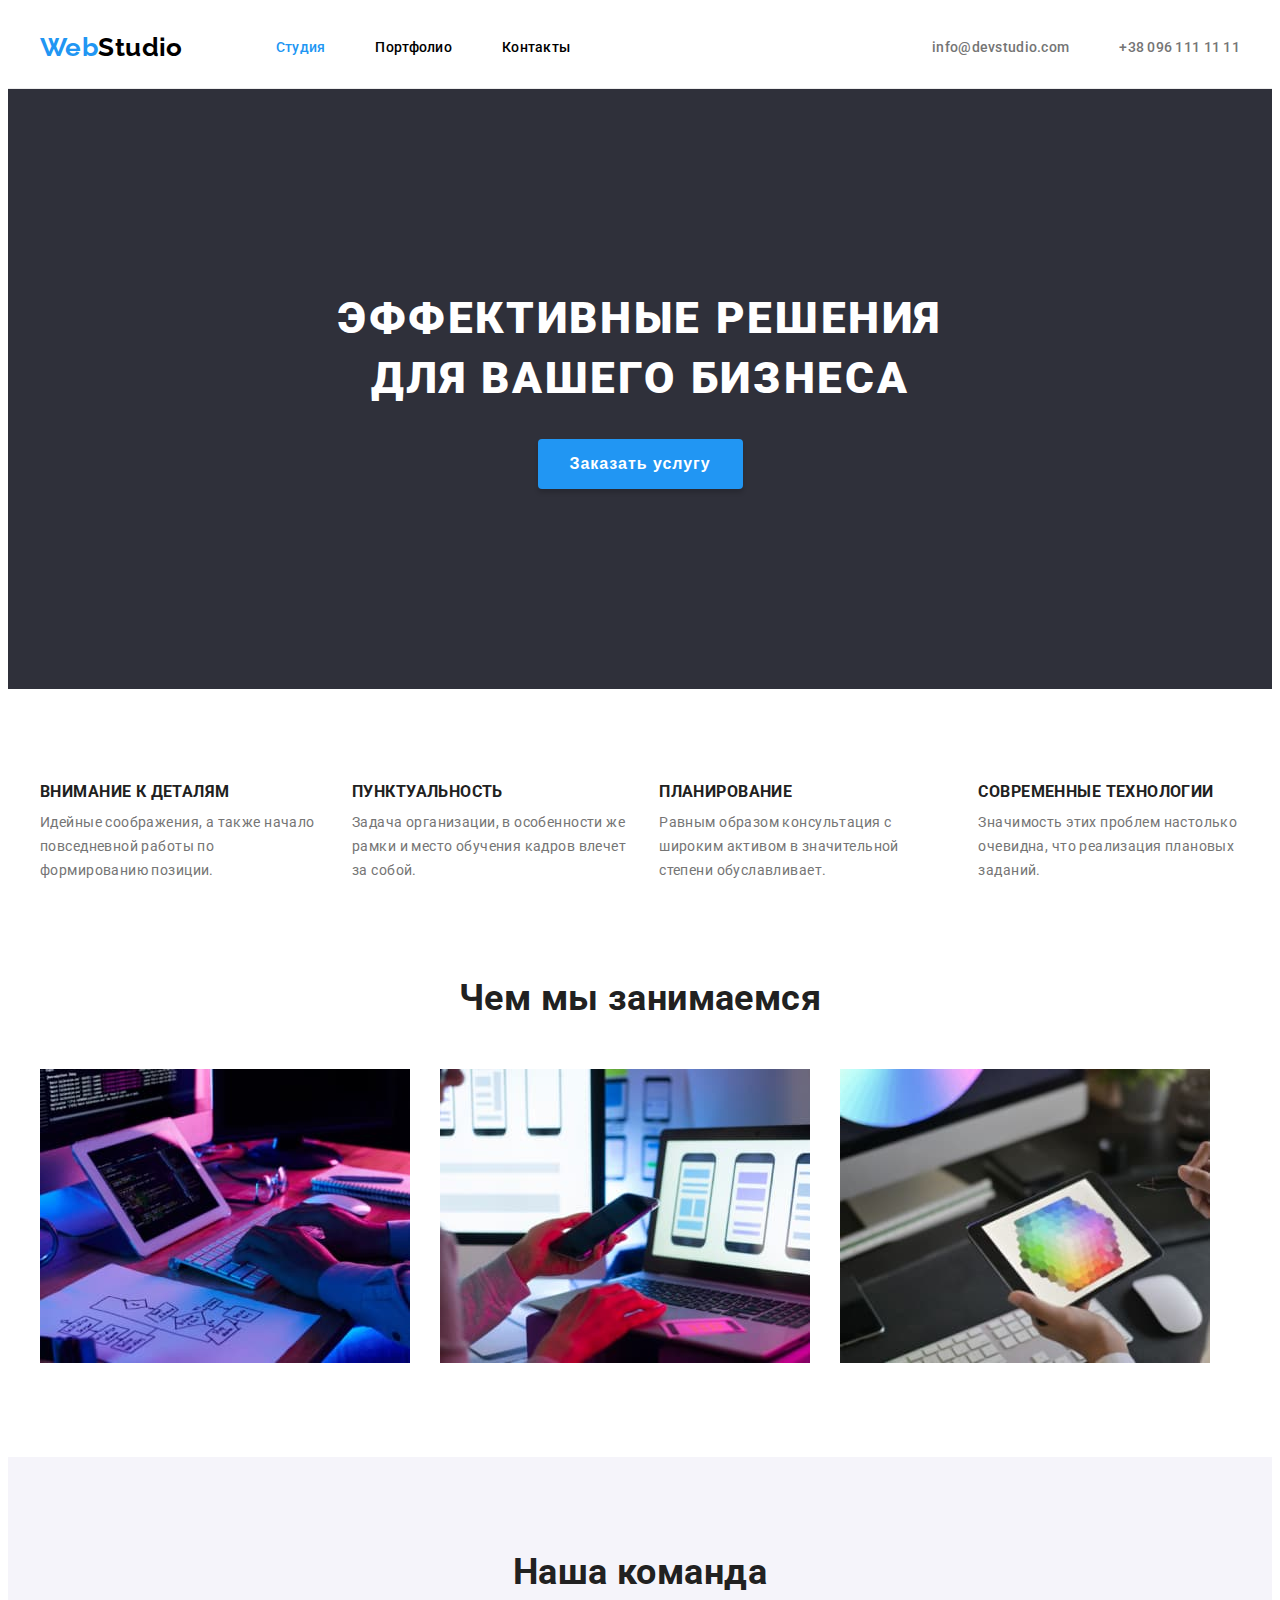
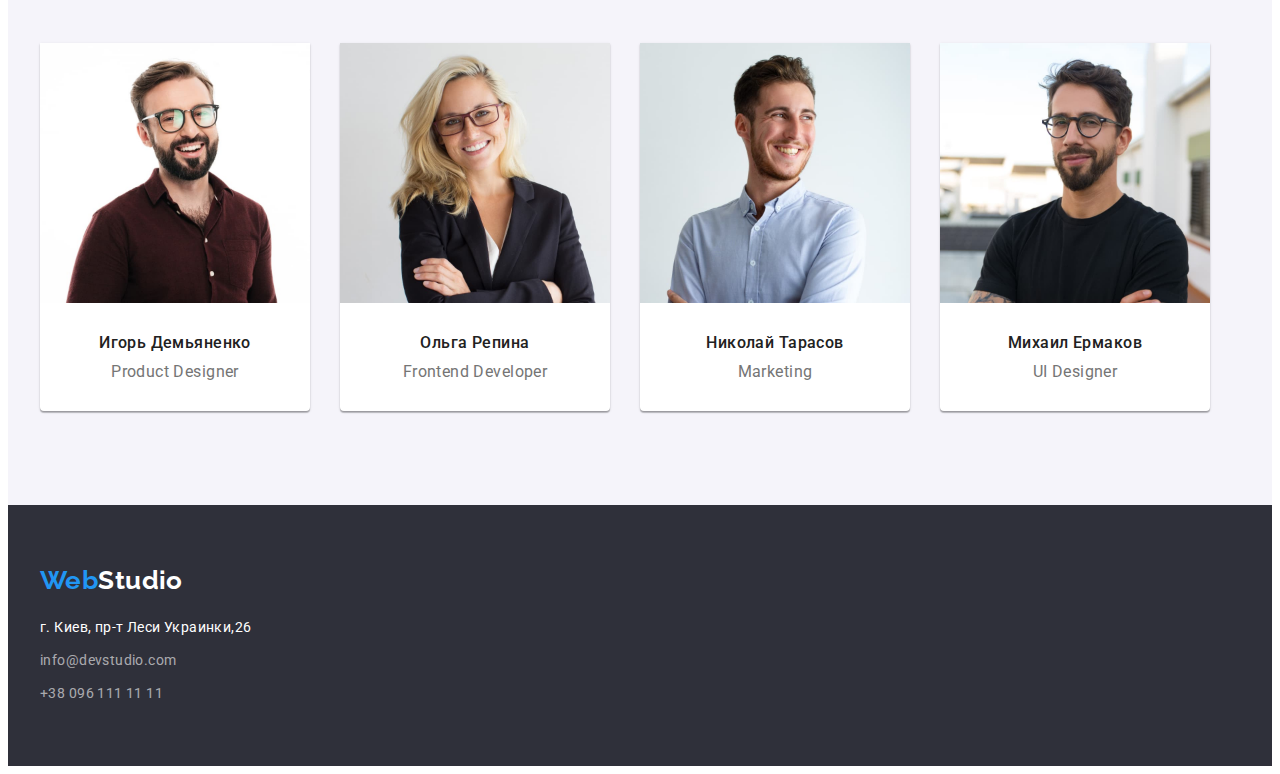
<file: index.html>
<!DOCTYPE html>
<html lang="ru">
  <head>
    <meta charset="UTF-8" />
    <meta http-equiv="X-UA-Compatible" content="IE=edge" />
    <meta name="viewport" content="width=device-width, initial-scale=1.0" />
    <title>WebStudio</title>
    <link rel="preconnect" href="https://fonts.googleapis.com" />
    <link rel="preconnect" href="https://fonts.gstatic.com" crossorigin />
    <link
      href="https://fonts.googleapis.com/css2?family=Raleway:wght@700&family=Roboto:wght@400;500;700;900&display=swap"
      rel="stylesheet"
    />
    <link
      rel="stylesheet"
      href="https://cdnjs.cloudflare.com/ajax/libs/modern-normalize/1.1.0/modern-normalize.min.css"
      integrity="sha512-wpPYUAdjBVSE4KJnH1VR1HeZfpl1ub8YT/NKx4PuQ5NmX2tKuGu6U/JRp5y+Y8XG2tV+wKQpNHVUX03MfMFn9Q=="
      crossorigin="anonymous"
      referrerpolicy="no-referrer"
    />
    <link rel="stylesheet" href="./css/styles.css" />
  </head>

  <body>
    <!-- Шапка сайта-->
    <header class="header">
      <div class="header-main-nav container">
        <!-- Навигация -->
        <nav class="header-nav">
          <a class="logo link" href="./index.html" lang="en"
            ><span class="logo-accent">Web</span>Studio</a
          >

          <ul class="header-list list">
            <li class="header-item">
              <a class="header-link link current" href="./index.html">Студия</a>
            </li>
            <li class="header-item">
              <a class="header-link link" href="./portfolio.html">Портфолио</a>
            </li>
            <li class="header-item">
              <a class="header-link link" href="">Контакты</a>
            </li>
          </ul>
        </nav>

        <!-- Контакты -->
        <ul class="header-contacts list">
          <li class="header-contacts-item">
            <a
              class="header-contacts-link link"
              href="mailto:info@devstudio.com"
              >info@devstudio.com</a
            >
          </li>
          <li class="header-contacts-item">
            <a class="header-contacts-link link" href="tel:+380961111111"
              >+38 096 111 11 11</a
            >
          </li>
        </ul>
      </div>
    </header>

    <main>
      <!-- Герой -->
      <section class="hero">
        <h1 class="hero-title">Эффективные решения <br />для вашего бизнеса</h1>
        <button class="hero-button main" type="button">Заказать услугу</button>
      </section>

      <!-- Преимущества -->
      <section class="section">
        <div class="container">
          <h2 class="section-title visually-hidden">Особенности</h2>

          <ul class="section-list list">
            <li class="section-item">
              <h3 class="section-item-title">Внимание к деталям</h3>
              <p class="section-item-text">
                Идейные соображения, а также начало повседневной работы по
                формированию позиции.
              </p>
            </li>
            <li class="section-item">
              <h3 class="section-item-title">Пунктуальность</h3>
              <p class="section-item-text">
                Задача организации, в особенности же рамки и место обучения
                кадров влечет за собой.
              </p>
            </li>
            <li class="section-item">
              <h3 class="section-item-title">Планирование</h3>
              <p class="section-item-text">
                Равным образом консультация с широким активом в значительной
                степени обуславливает.
              </p>
            </li>
            <li class="section-item">
              <h3 class="section-item-title">Современные технологии</h3>
              <p class="section-item-text">
                Значимость этих проблем настолько очевидна, что реализация
                плановых заданий.
              </p>
            </li>
          </ul>
        </div>
      </section>

      <!-- Портфолио -->
      <section class="section no-top-padding">
        <div class="container">
          <h2 class="section-title">Чем мы занимаемся</h2>

          <ul class="section-list list">
            <li class="section-item">
              <img
                src="./images/portfolio-1-web-site.jpg"
                alt="Программист работает над написанием кода"
                width="370"
                height="294"
              />
            </li>
            <li class="section-item">
              <img
                src="./images/portfolio-2-mobile-app.jpg"
                alt="Разработка мобильного приложения на ноутбуке"
                width="370"
                height="294"
              />
            </li>
            <li class="section-item">
              <img
                src="./images/portfolio-3-design.jpg"
                alt="Дизайнер, использующий планшет для работы с цветовой палитрой"
                width="370"
                height="294"
              />
            </li>
          </ul>
        </div>
      </section>

      <!-- Участники команды -->
      <section class="team section">
        <div class="container">
          <h2 class="team-title section-title">Наша команда</h2>

          <ul class="team-list list">
            <li class="team-item">
              <img
                src="./images/team-1-product-designer.jpg"
                alt="Игорь Демьяненко, продакт-дизайнер"
                width="270"
                height="260"
              />
              <div class="team-thumb">
                <h3 class="team-item-title">Игорь Демьяненко</h3>
                <p class="team-item-text" lang="en">Product Designer</p>
              </div>
            </li>
            <li class="team-item">
              <img
                src="./images/team-2-frontend-developer.jpg"
                alt="Ольга Репина, фронтенд разработчик"
                width="270"
                height="260"
              />
              <div class="team-thumb">
                <h3 class="team-item-title">Ольга Репина</h3>
                <p class="team-item-text" lang="en">Frontend Developer</p>
              </div>
            </li>
            <li class="team-item">
              <img
                src="./images/team-3-marketing.jpg"
                alt="Николай Тарасов, маркетолог"
                width="270"
                height="260"
              />
              <div class="team-thumb">
                <h3 class="team-item-title">Николай Тарасов</h3>
                <p class="team-item-text" lang="en">Marketing</p>
              </div>
            </li>
            <li class="team-item">
              <img
                src="./images/team-4-ui-designer.jpg"
                alt="Михаил Ермаков, дизайнер интерфейса"
                width="270"
                height="260"
              />
              <div class="team-thumb">
                <h3 class="team-item-title">Михаил Ермаков</h3>
                <p class="team-item-text" lang="en">UI Designer</p>
              </div>
            </li>
          </ul>
        </div>
      </section>
    </main>

    <footer class="footer">
      <div class="container">
        <a class="footer-logo logo link" href="./index.html" lang="en">
          <span class="logo-accent">Web</span>Studio
        </a>
        <address class="footer-contacts">
          <ul class="footer-list list">
            <li class="footer-item">
              <a
                class="footer-link link"
                href="https://goo.gl/maps/6j3VHneAAfYVpwDq5"
                target="_blank"
                rel="noopener noreferrer nofollow"
              >
                г. Киев, пр-т Леси Украинки,26
              </a>
            </li>
            <li class="footer-item">
              <a
                class="footer-link link transparent"
                href="mailto:info@devstudio.com"
                >info@devstudio.com
              </a>
            </li>
            <li class="footer-item">
              <a class="footer-link link transparent" href="tel:+380961111111"
                >+38 096 111 11 11</a
              >
            </li>
          </ul>
        </address>
      </div>
    </footer>
  </body>
</html>
</file>
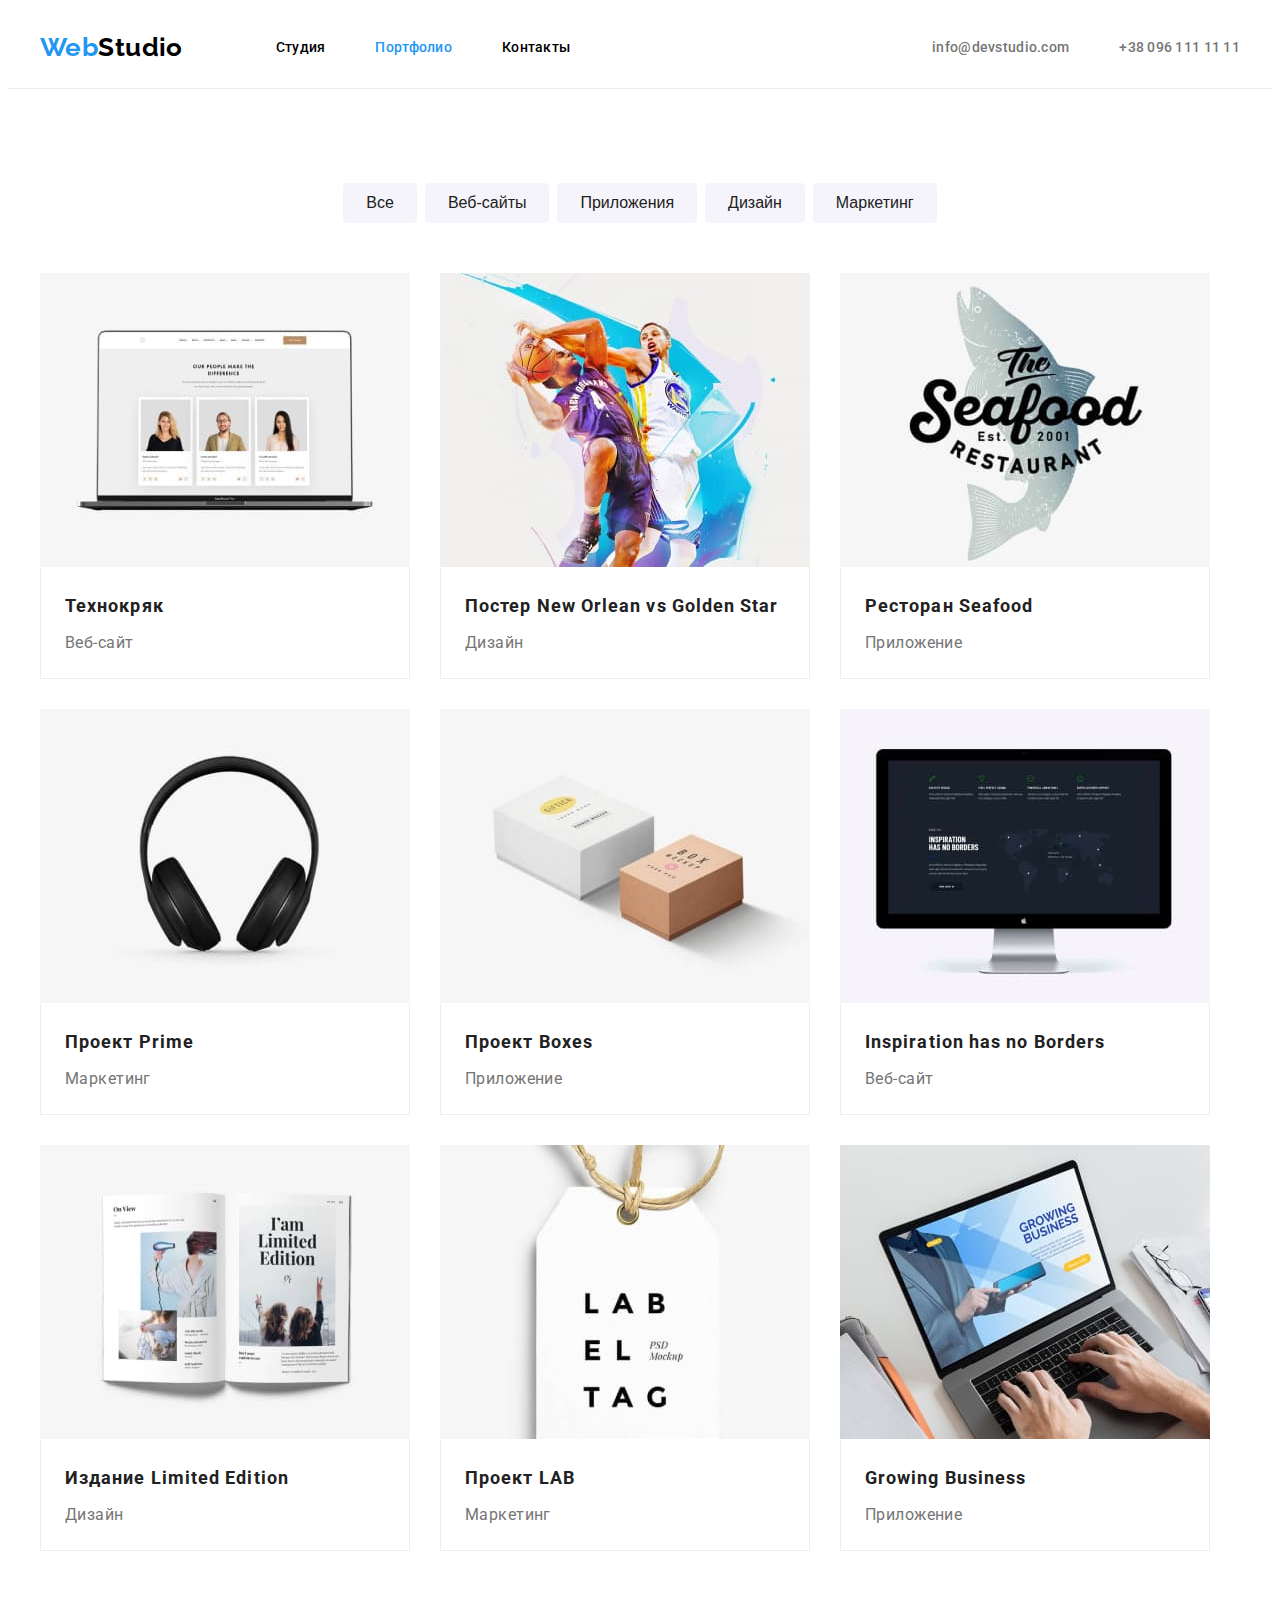
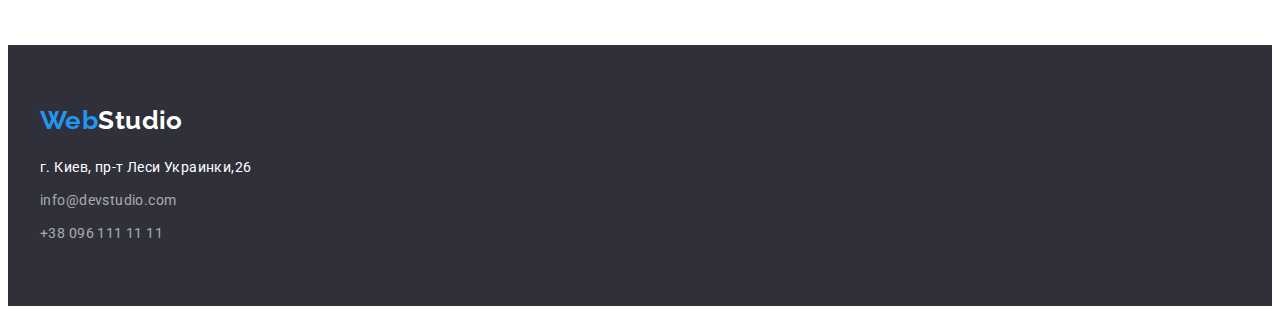
<file: portfolio.html>
<!DOCTYPE html>
<html lang="ru">
  <head>
    <meta charset="UTF-8" />
    <meta http-equiv="X-UA-Compatible" content="IE=edge" />
    <meta name="viewport" content="width=device-width, initial-scale=1.0" />
    <title>Portfolio</title>
    <link rel="preconnect" href="https://fonts.googleapis.com" />
    <link rel="preconnect" href="https://fonts.gstatic.com" crossorigin />
    <link
      href="https://fonts.googleapis.com/css2?family=Raleway:wght@700&family=Roboto:wght@400;500;700;900&display=swap"
      rel="stylesheet"
    />
    <link
      rel="stylesheet"
      href="https://cdnjs.cloudflare.com/ajax/libs/modern-normalize/1.1.0/modern-normalize.min.css"
      integrity="sha512-wpPYUAdjBVSE4KJnH1VR1HeZfpl1ub8YT/NKx4PuQ5NmX2tKuGu6U/JRp5y+Y8XG2tV+wKQpNHVUX03MfMFn9Q=="
      crossorigin="anonymous"
      referrerpolicy="no-referrer"
    />
    <link rel="stylesheet" href="./css/styles.css" />
  </head>

  <body>
    <!-- Шапка сайта-->
    <header class="header">
      <div class="header-main-nav container">
        <!-- Навигация -->
        <nav class="header-nav">
          <a class="logo link" href="./index.html" lang="en"
            ><span class="logo-accent">Web</span>Studio</a
          >

          <ul class="header-list list">
            <li class="header-item">
              <a class="header-link link" href="./index.html">Студия</a>
            </li>
            <li class="header-item">
              <a class="header-link link current" href="./portfolio.html"
                >Портфолио</a
              >
            </li>
            <li class="header-item">
              <a class="header-link link" href="">Контакты</a>
            </li>
          </ul>
        </nav>

        <!-- Контакты -->
        <ul class="header-contacts list">
          <li class="header-contacts-item">
            <a
              class="header-contacts-link link"
              href="mailto:info@devstudio.com"
              >info@devstudio.com</a
            >
          </li>
          <li class="header-contacts-item">
            <a class="header-contacts-link link" href="tel:+380961111111"
              >+38 096 111 11 11</a
            >
          </li>
        </ul>
      </div>
    </header>

    <main>
      <section class="section">
        <div class="container">
          <h1 class="section-title visually-hidden">Наши роботы</h1>
          <ul class="filter-list list">
            <li class="filter-item">
              <button class="filter-button" type="button">Все</button>
            </li>
            <li class="filter-item">
              <button class="filter-button" type="button">Веб-сайты</button>
            </li>
            <li class="filter-item">
              <button class="filter-button" type="button">Приложения</button>
            </li>
            <li class="filter-item">
              <button class="filter-button" type="button">Дизайн</button>
            </li>
            <li class="filter-item">
              <button class="filter-button" type="button">Маркетинг</button>
            </li>
          </ul>

          <ul class="project-list list">
            <li class="project-item">
              <a class="project-link link" href="">
                <img
                  src="./images/project-1-technokriak-website.jpg"
                  alt="Страница веб-сайта с изображением команды компании"
                  width="370"
                  height="294"
                />
                <div class="project-border">
                  <h2 class="project-title">Технокряк</h2>
                  <p class="project-text">Веб-сайт</p>
                </div>
              </a>
            </li>
            <li class="project-item">
              <a class="project-link link" href="">
                <img
                  src="./images/project-2-poster-design.jpg"
                  alt="Один баскетболист блокирует бросок другого"
                  width="370"
                  height="294"
                />
                <div class="project-border">
                  <h2 class="project-title">
                    Постер <span lang="en">New Orlean vs Golden Star</span>
                  </h2>
                  <p class="project-text">Дизайн</p>
                </div>
              </a>
            </li>
            <li class="project-item">
              <a class="project-link link" href="">
                <img
                  src="./images/project-3-seafood-restaurant-app.jpg"
                  alt="Название ресторана и рыба на заднем фоне"
                  width="370"
                  height="294"
                />
                <div class="project-border">
                  <h2 class="project-title">
                    Ресторан <span lang="en">Seafood</span>
                  </h2>
                  <p class="project-text">Приложение</p>
                </div>
              </a>
            </li>
            <li class="project-item">
              <a class="project-link link" href="">
                <img
                  src="./images/project-4-prime-project.jpg"
                  alt="Черные наушники"
                  width="370"
                  height="294"
                />
                <div class="project-border">
                  <h2 class="project-title">
                    Проект <span lang="en">Prime</span>
                  </h2>
                  <p class="project-text">Маркетинг</p>
                </div>
              </a>
            </li>
            <li class="project-item">
              <a class="project-link link" href="">
                <img
                  src="./images/project-5-boxes-project.jpg"
                  alt="Две коробки с надписями"
                  width="370"
                  height="294"
                />
                <div class="project-border">
                  <h2 class="project-title">
                    Проект <span lang="en">Boxes</span>
                  </h2>
                  <p class="project-text">Приложение</p>
                </div>
              </a>
            </li>
            <li class="project-item">
              <a class="project-link link" href="">
                <img
                  src="./images/project-6-inspiration-website.jpg"
                  alt="Веб-сайт с изображением карты мира"
                  width="370"
                  height="294"
                />
                <div class="project-border">
                  <h2 class="project-title" lang="en">
                    Inspiration has no Borders
                  </h2>
                  <p class="project-text">Веб-сайт</p>
                </div>
              </a>
            </li>
            <li class="project-item">
              <a class="project-link link" href="">
                <img
                  src="./images/project-7-edition-design.jpg"
                  alt="Разворот женского журнала"
                  width="370"
                  height="294"
                />
                <div class="project-border">
                  <h2 class="project-title">
                    Издание <span lang="en">Limited Edition</span>
                  </h2>
                  <p class="project-text">Дизайн</p>
                </div>
              </a>
            </li>
            <li class="project-item">
              <a class="project-link link" href="">
                <img
                  src="./images/project-8-lab-project.jpg"
                  alt="=Ярлык с надписью Label tag"
                  width="370"
                  height="294"
                />
                <div class="project-border">
                  <h2 class="project-title">
                    Проект <span lang="en">LAB</span>
                  </h2>
                  <p class="project-text">Маркетинг</p>
                </div>
              </a>
            </li>
            <li class="project-item">
              <a class="project-link link" href="">
                <img
                  src="./images/project-9-business-app.jpg"
                  alt="Изображение мужчины со смартфоном в руках на ноутбуке"
                  width="370"
                  height="294"
                />
                <div class="project-border">
                  <h2 class="project-title" lang="en">Growing Business</h2>
                  <p class="project-text">Приложение</p>
                </div>
              </a>
            </li>
          </ul>
        </div>
      </section>
    </main>

    <footer class="footer">
      <div class="container">
        <a class="footer-logo logo link" href="./index.html" lang="en">
          <span class="logo-accent">Web</span>Studio
        </a>
        <address class="footer-contacts">
          <ul class="footer-list list">
            <li class="footer-item">
              <a
                class="footer-link link"
                href="https://goo.gl/maps/6j3VHneAAfYVpwDq5"
                target="_blank"
                rel="noopener noreferrer nofollow"
              >
                г. Киев, пр-т Леси Украинки,26
              </a>
            </li>
            <li class="footer-item">
              <a
                class="footer-link link transparent"
                href="mailto:info@devstudio.com"
                >info@devstudio.com
              </a>
            </li>
            <li class="footer-item">
              <a class="footer-link link transparent" href="tel:+380961111111"
                >+38 096 111 11 11</a
              >
            </li>
          </ul>
        </address>
      </div>
    </footer>
  </body>
</html>
</file>
<file: css/styles.css>
:root {
  --primary-text-color: #757575;
  --secondary-text-color: #212121;
  --accent-color: #2196f3;
  --nav-text-color: #000000;
  --contacts-text-color: rgba(255, 255, 255, 0.6);
  --primary-background-color: #ffffff;
  --secondary-background-color: #f5f4fa;
  --footer-background-color: #2f303a;
}

body {
  font-family: Roboto, sans-serif;
  font-size: 14px;
  letter-spacing: 0.03em;
  color: var(--primary-text-color);
  background-color: var(--primary-background-color);
}

h1,
h2,
h3,
p {
  margin: 0;
}

.list {
  margin: 0;
  padding: 0;
  list-style: none;
}

.link {
  text-decoration: none;
  color: inherit;
}

img {
  display: block;
  min-width: 100%;
  height: auto;
}

.container {
  width: 1200px;
  margin-right: auto;
  margin-left: auto;
  padding-right: 15px;
  padding-left: 15px;
}

.visually-hidden {
  position: absolute;
  white-space: nowrap;
  width: 1px;
  height: 1px;
  overflow: hidden;
  border: 0;
  padding: 0;
  clip: rect(0 0 0 0);
  clip-path: inset(50%);
  margin: -1px;
}

/* -------------Стили главной страницы-------------*/

/* -------------------HEADER---------------------- */

.header {
  background-color: var(--primary-background-color);
  border-bottom: 1px solid #ececec;
}

.header-main-nav {
  display: flex;
}

/* -------------------LOGO----------------------- */

.logo {
  font-family: Raleway;
  font-weight: 700;
  font-size: 26px;
  line-height: 1.2;
}

.logo-accent {
  color: var(--accent-color);
}

/* ------------------HEADER-NAV -----------------------*/

.header-nav {
  display: flex;
  align-items: center;
}

.header-nav .link {
  color: var(--nav-text-color);
}

.header-list {
  display: flex;
  margin-left: 93px;
}

.header-link {
  display: block;
  padding-top: 32px;
  padding-bottom: 32px;
  font-weight: 500;
  line-height: 1.14;
  letter-spacing: 0.02em;
  color: var(--secondary-text-color);
}

.header-item + .header-item {
  margin-left: 50px;
}

.header-contacts {
  display: flex;
  margin-left: auto;
}

.header-contacts-item + .header-contacts-item {
  margin-left: 50px;
}

.header-contacts-link {
  display: block;
  padding-top: 32px;
  padding-bottom: 32px;
  font-weight: 500;
  line-height: 1.14;
  letter-spacing: 0.02em;
  color: var(--primary-text-color);
}

.header-link:hover,
.header-link:focus,
.header-link.current,
.header-contacts-link:hover,
.header-contacts-link:focus {
  color: var(--accent-color);
}

/* -------------------HERO---------------------- */

.hero {
  padding: 200px 0;
  text-align: center;
  background-color: var(--footer-background-color);
}

.hero-title {
  margin-bottom: 30px;

  font-weight: 900;
  font-size: 44px;
  line-height: 1.36;
  text-align: center;
  letter-spacing: 0.06em;
  text-transform: uppercase;

  color: var(--primary-background-color);
}

/* -----------------HERO-BUTTON------------------- */

.hero-button {
  min-width: 200px;
  padding: 10px 32px;
  box-shadow: 0px 4px 4px rgba(0, 0, 0, 0.15);
  border: none;
  border-radius: 4px;
  cursor: pointer;

  font-weight: 700;
  font-size: 16px;
  line-height: 1.87;
  letter-spacing: 0.06em;

  color: var(--primary-background-color);
  background-color: var(--accent-color);
}

/* -------------------SECTIONS---------------------- */

.section {
  padding-top: 94px;
  padding-bottom: 94px;
}

.section.no-top-padding {
  padding-top: 0;
}

.section-title {
  margin-bottom: 50px;

  font-weight: 700;
  font-size: 36px;
  line-height: 1.17;
  text-align: center;
  color: var(--secondary-text-color);
}

.section-list {
  display: flex;
}

.section-item + .section-item {
  margin-left: 30px;
}

.section-item-title {
  margin-bottom: 10px;

  font-weight: 700;
  line-height: 1.14;
  text-transform: uppercase;
  color: var(--secondary-text-color);
}

.section-item-text {
  line-height: 1.71;
}

/* -------------------TEAM---------------------- */

.team {
  background-color: var(--secondary-background-color);
}

.team-list {
  display: flex;
}

.team-item {
  background-color: var(--primary-background-color);
  box-shadow: 0px 1px 3px rgba(0, 0, 0, 0.12), 0px 1px 1px rgba(0, 0, 0, 0.14),
    0px 2px 1px rgba(0, 0, 0, 0.2);
  border-radius: 0px 0px 4px 4px;
}

.team-card {
  background-color: var(--primary-background-color);
}

.team-item + .team-item {
  margin-left: 30px;
}

.team-thumb {
  margin-top: 30px;
  margin-bottom: 30px;
}

.team-item-title {
  margin-top: 30px;
  margin-bottom: 10px;

  font-weight: 500;
  font-size: 16px;
  line-height: 1.19;
  text-align: center;
  color: var(--secondary-text-color);
}

.team-item-text {
  margin-top: 0;
  margin-bottom: 30px;

  font-size: 16px;
  line-height: 1.19;
  text-align: center;
}

/* -------------------FOOTER---------------------- */

.footer {
  padding-top: 60px;
  padding-bottom: 60px;
  background-color: var(--footer-background-color);
}

.footer-logo {
  display: block;
  margin-bottom: 20px;
}

.footer-item:not(:last-child) {
  margin-bottom: 9px;
}

.footer .link {
  color: var(--primary-background-color);
}

.footer-link {
  font-style: normal;
  line-height: 1.71;
}

.footer-link.transparent {
  color: var(--contacts-text-color);
}

/* -----------------Стили Портфолио---------------------*/

/* ----------------FILTER BUTTONS---------------------- */

.filter-list {
  display: flex;
  justify-content: center;
  margin-bottom: 50px;
}

.filter-item:not(:last-child) {
  margin-right: 8px;
}

.filter-button {
  min-width: 73px;
  border: 1px solid transparent;
  border-radius: 4px;
  padding: 6px 22px;

  font-weight: 500;
  font-size: 16px;
  line-height: 1.62;
  color: var(--secondary-text-color);
  background-color: var(--secondary-background-color);
  cursor: pointer;
}

.filter-button:hover,
.filter-button:focus {
  box-shadow: 0px 3px 1px rgba(0, 0, 0, 0.1), 0px 1px 2px rgba(0, 0, 0, 0.08),
    0px 2px 2px rgba(0, 0, 0, 0.12);
  color: var(--primary-background-color);
  background-color: var(--accent-color);
}

/* -----------------PROJECT-LIST---------------------- */

.project-list {
  display: flex;
  flex-wrap: wrap;
}

.project-item:not(:nth-child(3n)) {
  margin-right: 30px;
}

.project-item:not(:nth-last-child(-n + 3)) {
  margin-bottom: 30px;
}

.project-title {
  margin-top: 0;
  margin-bottom: 4px;

  font-weight: 700;
  font-size: 18px;
  line-height: 2;
  letter-spacing: 0.06em;
  color: var(--secondary-text-color);
}

.project-text {
  margin-top: 0;
  margin-bottom: 0;

  font-size: 16px;
  line-height: 1.87;
  color: var(--primary-text-color);
}

.project-border {
  padding: 20px 24px;
  border: 1px solid #eeeeee;
  border-top: 1px solid transparent;
}
</file>
